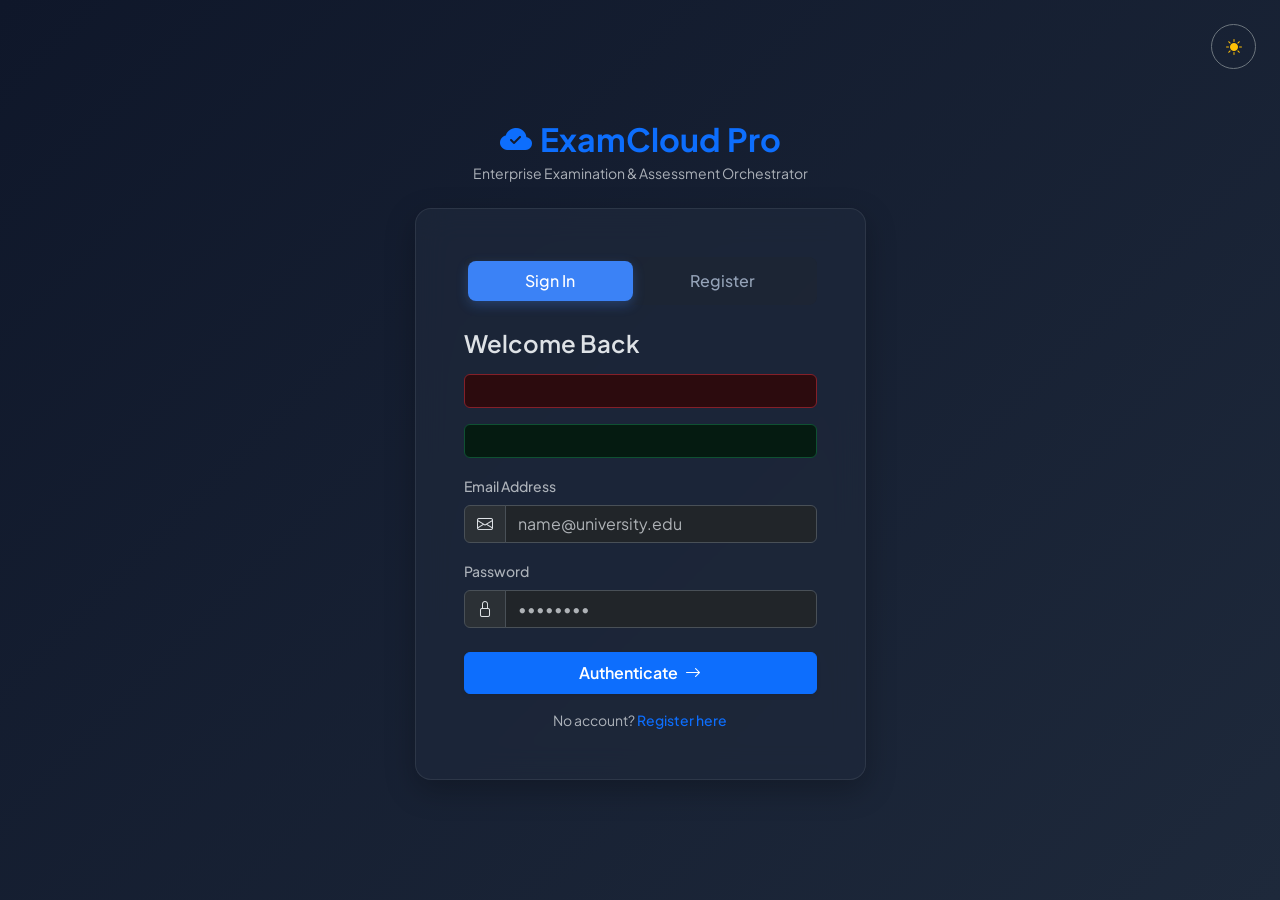
<file: QuestionBank/src/main/resources/templates/index.html>
<!DOCTYPE html>
<html lang="en" data-bs-theme="dark" xmlns:th="http://www.thymeleaf.org">
<head>
    <meta charset="UTF-8">
    <meta name="viewport" content="width=device-width, initial-scale=1.0">
    <title>ExamCloud Pro - Authentication Gateway</title>
    <link href="https://cdn.jsdelivr.net/npm/bootstrap@5.3.3/dist/css/bootstrap.min.css" rel="stylesheet">
    <link href="https://fonts.googleapis.com/css2?family=Plus+Jakarta+Sans:wght@300;400;500;600;700&display=swap" rel="stylesheet">
    <link rel="stylesheet" href="https://cdn.jsdelivr.net/npm/bootstrap-icons@1.11.3/font/bootstrap-icons.min.css">
    <link rel="stylesheet" th:href="@{/css/style.css}">
    <style>
        body {
            font-family: 'Plus Jakarta Sans', sans-serif;
            background: linear-gradient(135deg, #0f172a 0%, #1e293b 100%);
            min-height: 100vh;
            display: flex;
            align-items: center;
            justify-content: center;
        }
        .glass-card {
            background: rgba(30, 41, 59, 0.7);
            backdrop-filter: blur(16px);
            border: 1px solid rgba(255, 255, 255, 0.08);
            border-radius: 16px;
            box-shadow: 0 10px 30px rgba(0, 0, 0, 0.25);
        }
        [data-bs-theme="light"] .glass-card {
            background: rgba(255, 255, 255, 0.85);
            border: 1px solid rgba(0, 0, 0, 0.06);
            box-shadow: 0 10px 30px rgba(0, 0, 0, 0.08);
        }
        [data-bs-theme="light"] body {
            background: linear-gradient(135deg, #f8fafc 0%, #e2e8f0 100%);
        }
        .nav-pills .nav-link {
            color: #94a3b8;
            font-weight: 500;
            border-radius: 8px;
            transition: all 0.3s ease;
        }
        .nav-pills .nav-link.active {
            background-color: #3b82f6;
            color: white;
            box-shadow: 0 4px 12px rgba(59, 130, 246, 0.3);
        }
        .theme-btn {
            width: 45px;
            height: 45px;
            border-radius: 50%;
        }
    </style>
</head>
<body>

    <!-- ── Hidden flag: tells JS which tab to open ───────────────── -->
    <!-- "register" if registerError or registerSuccess is present, else "login" -->
    <input type="hidden" id="activeTab"
           th:value="${registerError != null or registerSuccess != null} ? 'register' : 'login'">

    <!-- Theme Toggle -->
    <button class="btn btn-outline-secondary position-absolute top-0 end-0 m-4 theme-btn"
            onclick="toggleTheme()" aria-label="Toggle Theme">
        <i class="bi bi-brightness-high-fill text-warning" id="theme-icon-light"></i>
        <i class="bi bi-moon-stars-fill text-primary d-none"  id="theme-icon-dark"></i>
    </button>

    <div class="container py-5">
        <div class="row justify-content-center">
            <div class="col-12 col-sm-10 col-md-8 col-lg-5">

                <!-- Brand -->
                <div class="text-center mb-4">
                    <h1 class="h2 fw-bold text-primary mb-1">
                        <i class="bi bi-cloud-check-fill me-2"></i>ExamCloud Pro
                    </h1>
                    <p class="text-muted small">Enterprise Examination &amp; Assessment Orchestrator</p>
                </div>

                <div class="glass-card p-4 p-sm-5">

                    <!-- Tabs -->
                    <ul class="nav nav-pills nav-fill mb-4 p-1 bg-dark bg-opacity-25 rounded-3"
                        id="auth-tab" role="tablist">
                        <li class="nav-item" role="presentation">
                            <button class="nav-link active" id="login-tab"
                                    data-bs-toggle="pill"
                                    data-bs-target="#login-pane"
                                    type="button" role="tab"
                                    aria-controls="login-pane" aria-selected="true">
                                Sign In
                            </button>
                        </li>
                        <li class="nav-item" role="presentation">
                            <button class="nav-link" id="register-tab"
                                    data-bs-toggle="pill"
                                    data-bs-target="#register-pane"
                                    type="button" role="tab"
                                    aria-controls="register-pane" aria-selected="false">
                                Register
                            </button>
                        </li>
                    </ul>

                    <div class="tab-content" id="auth-tabContent">

                        <!-- ── Login Tab ───────────────────────────────────── -->
                        <div class="tab-pane fade show active" id="login-pane"
                             role="tabpanel" aria-labelledby="login-tab">
                            <h3 class="h4 fw-semibold mb-3">Welcome Back</h3>

                            <div class="alert alert-danger"
                                 th:if="${loginError}" th:text="${loginError}"></div>
                            <div class="alert alert-success"
                                 th:if="${loginSuccess}" th:text="${loginSuccess}"></div>

                            <form th:action="@{/auth/login}" method="POST">
                                <div class="mb-3">
                                    <label class="form-label text-muted small fw-medium">Email Address</label>
                                    <div class="input-group">
                                        <span class="input-group-text"><i class="bi bi-envelope"></i></span>
                                        <input type="email" name="email" class="form-control"
                                               placeholder="name@university.edu" required>
                                    </div>
                                </div>
                                <div class="mb-4">
                                    <label class="form-label text-muted small fw-medium">Password</label>
                                    <div class="input-group">
                                        <span class="input-group-text"><i class="bi bi-lock"></i></span>
                                        <input type="password" name="password" class="form-control"
                                               placeholder="••••••••" required>
                                    </div>
                                </div>
                                <button type="submit"
                                        class="btn btn-primary w-100 py-2 fw-semibold shadow-sm">
                                    Authenticate <i class="bi bi-arrow-right ms-1"></i>
                                </button>
                            </form>

                            <p class="text-center text-muted small mt-3 mb-0">
                                No account?
                                <a href="#" onclick="switchTab('register')"
                                   class="text-primary fw-medium text-decoration-none">Register here</a>
                            </p>
                        </div>

                        <!-- ── Register Tab ────────────────────────────────── -->
                        <div class="tab-pane fade" id="register-pane"
                             role="tabpanel" aria-labelledby="register-tab">
                            <h3 class="h4 fw-semibold mb-3">Create Account</h3>

                            <div class="alert alert-danger"
                                 th:if="${registerError}" th:text="${registerError}"></div>
                            <div class="alert alert-success"
                                 th:if="${registerSuccess}" th:text="${registerSuccess}"></div>

                            <form th:action="@{/auth/register}" method="POST">
                                <div class="mb-3">
                                    <label class="form-label text-muted small fw-medium">Full Name</label>
                                    <div class="input-group">
                                        <span class="input-group-text"><i class="bi bi-person"></i></span>
                                        <input type="text" name="name" class="form-control"
                                               placeholder="John Doe" required>
                                    </div>
                                </div>
                                <div class="mb-3">
                                    <label class="form-label text-muted small fw-medium">Email Address</label>
                                    <div class="input-group">
                                        <span class="input-group-text"><i class="bi bi-envelope"></i></span>
                                        <input type="email" name="email" class="form-control"
                                               placeholder="name@university.edu" required>
                                    </div>
                                </div>
                                <div class="mb-3">
                                    <label class="form-label text-muted small fw-medium">Password</label>
                                    <div class="input-group">
                                        <span class="input-group-text"><i class="bi bi-lock"></i></span>
                                        <input type="password" name="password" class="form-control"
                                               placeholder="••••••••" required>
                                    </div>
                                </div>
                                <div class="mb-4">
                                    <label class="form-label text-muted small fw-medium">System Role</label>
                                    <div class="input-group">
                                        <span class="input-group-text"><i class="bi bi-shield-lock"></i></span>
                                        <select class="form-select" name="role">
                                            <option value="STUDENT">Student Scholar</option>
                                            <option value="FACULTY">Faculty Instructor</option>
                                            <option value="ADMIN">SysAdmin Manager</option>
                                        </select>
                                    </div>
                                </div>
                                <button type="submit"
                                        class="btn btn-primary w-100 py-2 fw-semibold shadow-sm">
                                    Register Profile <i class="bi bi-check-circle ms-1"></i>
                                </button>
                            </form>

                            <p class="text-center text-muted small mt-3 mb-0">
                                Already registered?
                                <a href="#" onclick="switchTab('login')"
                                   class="text-primary fw-medium text-decoration-none">Sign in here</a>
                            </p>
                        </div>

                    </div><!-- /tab-content -->
                </div><!-- /glass-card -->
            </div>
        </div>
    </div>

    <script src="https://cdn.jsdelivr.net/npm/bootstrap@5.3.3/dist/js/bootstrap.bundle.min.js"></script>
    <script>
        /* ── Theme ─────────────────────────────────────── */
        const initTheme = () => {
            const saved = localStorage.getItem('theme') || 'dark';
            applyTheme(saved);
        };

        const toggleTheme = () => {
            const current = document.documentElement.getAttribute('data-bs-theme');
            const next = current === 'dark' ? 'light' : 'dark';
            localStorage.setItem('theme', next);
            applyTheme(next);
        };

        const applyTheme = (theme) => {
            document.documentElement.setAttribute('data-bs-theme', theme);
            document.getElementById('theme-icon-light').classList.toggle('d-none', theme !== 'dark');
            document.getElementById('theme-icon-dark').classList.toggle('d-none', theme !== 'light');
        };

        /* ── Tab switching helper ──────────────────────── */
        const switchTab = (which) => {
            const target = document.querySelector(
                `#auth-tab button[data-bs-target="#${which}-pane"]`
            );
            if (target) bootstrap.Tab.getOrCreateInstance(target).show();
        };

        /* ── On load ───────────────────────────────────── */
        window.addEventListener('DOMContentLoaded', () => {
            initTheme();

            // Read the flag set by Thymeleaf
            const activeTab = document.getElementById('activeTab').value;
            if (activeTab === 'register') {
                switchTab('register');
            }
        });
    </script>
</body>
</html>
</file>
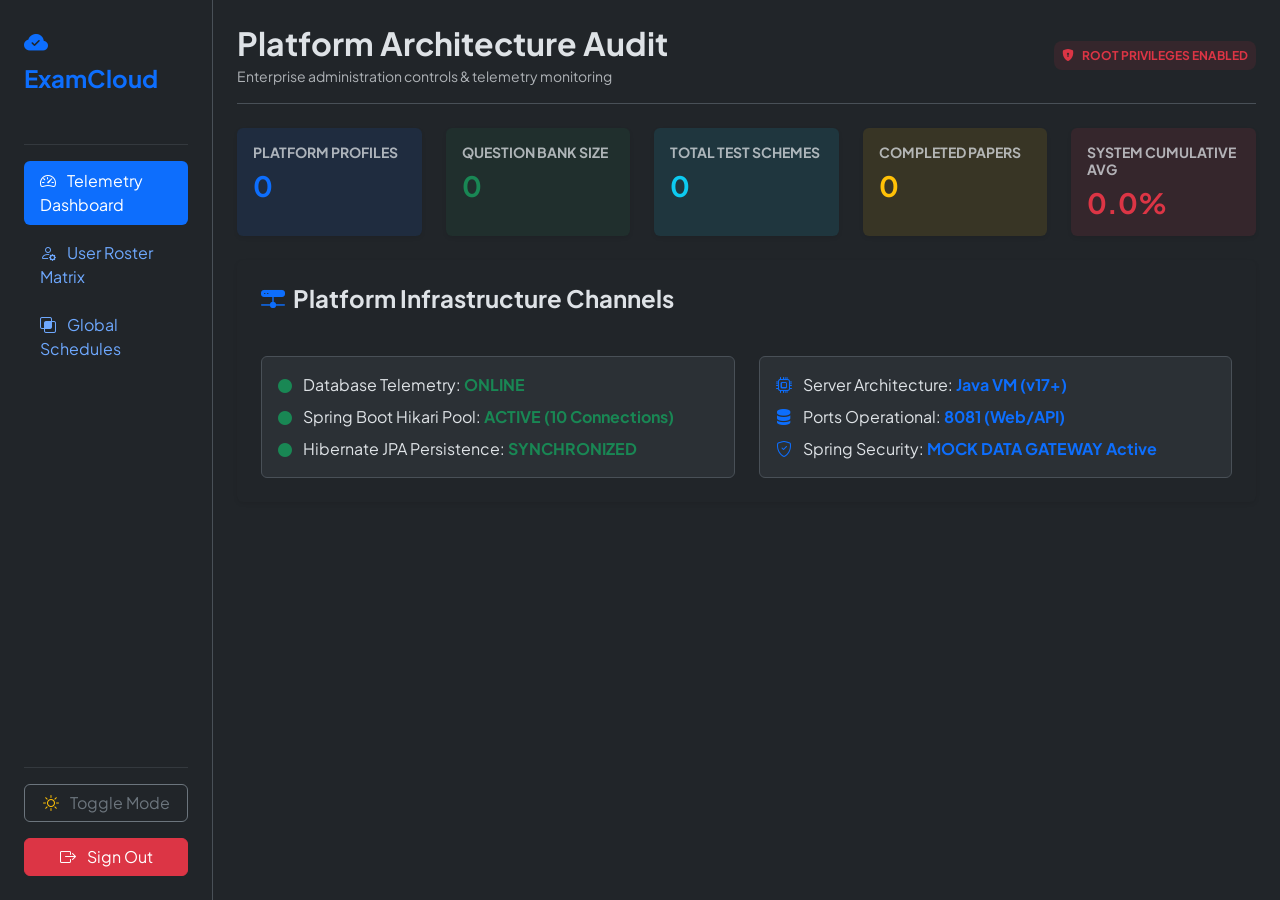
<file: QuestionBank/src/main/resources/templates/admin-dashboard.html>
<!DOCTYPE html>
<html lang="en" data-bs-theme="dark" xmlns:th="http://www.thymeleaf.org">
<head>
    <meta charset="UTF-8">
    <meta name="viewport" content="width=device-width, initial-scale=1.0">
    <title>Platform Audit Control Console - ExamCloud Pro</title>
    <link href="https://cdn.jsdelivr.net/npm/bootstrap@5.3.3/dist/css/bootstrap.min.css" rel="stylesheet">
    <link href="https://fonts.googleapis.com/css2?family=Plus+Jakarta+Sans:wght@300;400;500;600;700&display=swap" rel="stylesheet">
    <link rel="stylesheet" href="https://cdn.jsdelivr.net/npm/bootstrap-icons@1.11.3/font/bootstrap-icons.min.css">
    <link rel="stylesheet" th:href="@{/css/style.css}">
    <style>
        body {
            font-family: 'Plus Jakarta Sans', sans-serif;
        }
        .sidebar {
            min-height: 100vh;
            background-color: var(--bs-body-bg);
            border-right: 1px solid var(--bs-border-color);
        }
    </style>
</head>
<body>

<div class="container-fluid">
    <div class="row">
        <!-- Sidebar Navigation -->
        <aside class="col-12 col-md-3 col-xl-2 px-sm-2 px-0 sidebar d-flex flex-column">
            <div class="d-flex flex-column align-items-center align-items-sm-start px-3 pt-4 text-white min-vh-100 w-100">
                <a href="#" class="d-flex align-items-center pb-3 mb-md-3 me-md-auto text-decoration-none">
                    <span class="fs-4 fw-bold text-primary"><i class="bi bi-cloud-check-fill me-2"></i>ExamCloud</span>
                </a>
                <hr class="w-100 text-secondary">
                <ul class="nav nav-pills flex-column mb-auto w-100" id="menu">
                    <li class="nav-item mb-2">
                        <!-- FIX 1: Use href="javascript:void(0)" or e.preventDefault() to stop page jump on click -->
                        <a href="javascript:void(0)" class="nav-link active align-middle px-3 py-2" id="tab-overview-btn" onclick="switchTab('overview')">
                            <i class="bi bi-speedometer2 me-2"></i> <span>Telemetry Dashboard</span>
                        </a>
                    </li>
                    <li class="nav-item mb-2">
                        <a href="javascript:void(0)" class="nav-link align-middle px-3 py-2" id="tab-user-mgmt-btn" onclick="switchTab('user-mgmt')">
                            <i class="bi bi-person-gear me-2"></i> <span>User Roster Matrix</span>
                        </a>
                    </li>
                    <li class="nav-item mb-2">
                        <a href="javascript:void(0)" class="nav-link align-middle px-3 py-2" id="tab-global-tests-btn" onclick="switchTab('global-tests')">
                            <i class="bi bi-intersect me-2"></i> <span>Global Schedules</span>
                        </a>
                    </li>
                </ul>
                <hr class="w-100 text-secondary">

                <!-- Bottom Global Configs -->
                <div class="w-100 pb-4">
                    <button class="btn btn-outline-secondary w-100 mb-3" onclick="toggleTheme()">
                        <i class="bi bi-brightness-high text-warning me-2"></i> <span>Toggle Mode</span>
                    </button>
                    <a th:href="@{/auth/logout}" class="btn btn-danger w-100">
                        <i class="bi bi-box-arrow-right me-2"></i> Sign Out
                    </a>
                </div>
            </div>
        </aside>

        <!-- Main Workspace -->
        <main class="col-12 col-md-9 col-xl-10 py-4 px-4">
            <!-- Workspace Header -->
            <header class="d-flex flex-column flex-sm-row justify-content-between align-items-start align-items-sm-center border-bottom pb-3 mb-4 gap-2">
                <div>
                    <h1 class="h2 fw-bold mb-1" th:text="${admin.name} + ' - SysAdmin Engine'">Platform Architecture Audit</h1>
                    <p class="text-muted small mb-0">Enterprise administration controls &amp; telemetry monitoring</p>
                </div>
                <div class="badge bg-danger bg-opacity-10 text-danger p-2 rounded-3 d-flex align-items-center">
                    <i class="bi bi-shield-lock-fill me-2"></i> ROOT PRIVILEGES ENABLED
                </div>
            </header>

            <!-- Metrics Telemetry Grid -->
            <!-- FIX 2: Removed invalid col-lg-2.4 class; use flex-fill with equal columns via row-cols -->
            <div class="row row-cols-1 row-cols-sm-2 row-cols-lg-5 g-4 mb-4">
                <div class="col">
                    <div class="card h-100 p-3 shadow-sm border-0 bg-primary bg-opacity-10 text-primary">
                        <h6 class="text-uppercase text-muted small fw-bold">Platform Profiles</h6>
                        <h3 class="fw-bold mb-0" th:text="${totalUsers}">0</h3>
                    </div>
                </div>
                <div class="col">
                    <div class="card h-100 p-3 shadow-sm border-0 bg-success bg-opacity-10 text-success">
                        <h6 class="text-uppercase text-muted small fw-bold">Question Bank Size</h6>
                        <h3 class="fw-bold mb-0" th:text="${totalQuestions}">0</h3>
                    </div>
                </div>
                <div class="col">
                    <div class="card h-100 p-3 shadow-sm border-0 bg-info bg-opacity-10 text-info">
                        <h6 class="text-uppercase text-muted small fw-bold">Total Test Schemes</h6>
                        <h3 class="fw-bold mb-0" th:text="${totalTests}">0</h3>
                    </div>
                </div>
                <div class="col">
                    <div class="card h-100 p-3 shadow-sm border-0 bg-warning bg-opacity-10 text-warning">
                        <h6 class="text-uppercase text-muted small fw-bold">Completed Papers</h6>
                        <h3 class="fw-bold mb-0" th:text="${completedTests}">0</h3>
                    </div>
                </div>
                <div class="col">
                    <div class="card h-100 p-3 shadow-sm border-0 bg-danger bg-opacity-10 text-danger">
                        <h6 class="text-uppercase text-muted small fw-bold">System Cumulative Avg</h6>
                        <h3 class="fw-bold mb-0" th:text="${averageScore} + '%'">0.0%</h3>
                    </div>
                </div>
            </div>

            <!-- Panel 1: Infrastructure Overview Telemetry -->
            <section id="panel-overview">
                <div class="card shadow-sm border-0 p-4 mb-4">
                    <h4 class="fw-bold mb-3"><i class="bi bi-hdd-network-fill text-primary me-2"></i>Platform Infrastructure Channels</h4>
                    <div class="row g-4 mt-1">
                        <div class="col-12 col-md-6">
                            <div class="border rounded p-3 bg-body-tertiary">
                                <p class="mb-2"><i class="bi bi-circle-fill text-success me-2 small"></i> Database Telemetry: <strong class="text-success">ONLINE</strong></p>
                                <p class="mb-2"><i class="bi bi-circle-fill text-success me-2 small"></i> Spring Boot Hikari Pool: <strong class="text-success">ACTIVE (10 Connections)</strong></p>
                                <p class="mb-0"><i class="bi bi-circle-fill text-success me-2 small"></i> Hibernate JPA Persistence: <strong class="text-success">SYNCHRONIZED</strong></p>
                            </div>
                        </div>
                        <div class="col-12 col-md-6">
                            <div class="border rounded p-3 bg-body-tertiary">
                                <p class="mb-2"><i class="bi bi-cpu me-2 text-primary"></i> Server Architecture: <strong class="text-primary">Java VM (v17+)</strong></p>
                                <p class="mb-2"><i class="bi bi-server me-2 text-primary"></i> Ports Operational: <strong class="text-primary">8081 (Web/API)</strong></p>
                                <p class="mb-0"><i class="bi bi-shield-check me-2 text-primary"></i> Spring Security: <strong class="text-primary">MOCK DATA GATEWAY Active</strong></p>
                            </div>
                        </div>
                    </div>
                </div>
            </section>

            <!-- Panel 2: User Account Matrix (CRUD) -->
            <section id="panel-user-mgmt" class="d-none">
                <div class="card shadow-sm border-0 p-4">
                    <div class="d-flex justify-content-between align-items-center mb-3 flex-wrap gap-2">
                        <h4 class="fw-bold mb-0"><i class="bi bi-person-lines-fill text-success me-2"></i>System Accounts Roster Ecosystem</h4>
                        <button class="btn btn-primary rounded-pill btn-sm px-3" onclick="openUserModal(false)"><i class="bi bi-person-plus-fill me-2"></i>Create New Account</button>
                    </div>

                    <!-- Search and Filter Panel -->
                    <div class="row g-2 mb-3">
                        <div class="col-12 col-md-6">
                            <div class="input-group input-group-sm">
                                <span class="input-group-text"><i class="bi bi-search"></i></span>
                                <input type="text" class="form-control" id="user-search-input" placeholder="Search by name or email..." oninput="filterUserMatrix()">
                            </div>
                        </div>
                        <div class="col-6 col-md-3">
                            <select class="form-select form-select-sm" id="user-role-filter" onchange="filterUserMatrix()">
                                <option value="ALL">All Roles</option>
                                <option value="STUDENT">Student Scholar</option>
                                <option value="FACULTY">Faculty Instructor</option>
                                <option value="ADMIN">System Admin</option>
                            </select>
                        </div>
                        <div class="col-6 col-md-3">
                            <select class="form-select form-select-sm" id="user-status-filter" onchange="filterUserMatrix()">
                                <option value="ALL">All Statuses</option>
                                <option value="ACTIVE">Active Only</option>
                                <option value="INACTIVE">Deactivated Only</option>
                            </select>
                        </div>
                    </div>

                    <div class="table-responsive">
                        <table class="table align-middle" id="user-mgmt-table">
                            <thead>
                                <tr>
                                    <th>ID</th>
                                    <th>Full Name</th>
                                    <th>Email Address</th>
                                    <th>Role Privilege</th>
                                    <th>Account Status</th>
                                    <th>Action Control Matrix</th>
                                </tr>
                            </thead>
                            <tbody>
                                <!-- Loaded dynamically via JavaScript -->
                            </tbody>
                        </table>
                    </div>
                </div>
            </section>

            <!-- Panel 3: Global Test Schedules -->
            <section id="panel-global-tests" class="d-none">
                <div class="card shadow-sm border-0 p-4">
                    <h4 class="fw-bold mb-3"><i class="bi bi-intersect text-info me-2"></i>Global Active Scheduled Assessments</h4>
                    <div class="table-responsive">
                        <table class="table align-middle" id="global-tests-table">
                            <thead>
                                <tr>
                                    <th>Assessment ID</th>
                                    <th>Title &amp; Details</th>
                                    <th>Point Value</th>
                                    <th>Duration Window</th>
                                    <th>Instructed By</th>
                                    <th>Action Control Matrix</th>
                                </tr>
                            </thead>
                            <tbody>
                                <tr th:if="${tests.isEmpty()}">
                                    <td colspan="6" class="text-center py-4 text-muted">No scheduled assessments found.</td>
                                </tr>
                                <tr th:each="t : ${tests}">
                                    <td th:text="${t.id}">0</td>
                                    <td>
                                        <strong th:text="${t.title}">Mock Exam</strong>
                                        <div class="text-muted small" th:text="${t.questions.iterator().next()?.subject ?: 'General'}">Subject</div>
                                    </td>
                                    <td th:text="${t.totalMarks} + ' Points'">10 Points</td>
                                    <td th:text="${t.duration} + ' Mins'">30 Mins</td>
                                    <td><strong th:text="${t.faculty.name}">Faculty</strong> (<span th:text="${t.faculty.department}">CS</span>)</td>
                                    <td>
                                        <div class="d-flex gap-1">
                                            <!-- FIX 3: btn-group + gap-1 conflict; use d-flex gap-1 instead -->
                                            <button class="btn btn-sm btn-outline-primary rounded" title="Preview Test Schema" th:onclick="'previewScheduledTest(' + ${t.id} + ')'"><i class="bi bi-eye-fill"></i></button>
                                            <button class="btn btn-sm btn-outline-success rounded" title="Performance Analysis" th:onclick="'viewTestAnalysis(' + ${t.id} + ')'"><i class="bi bi-graph-up"></i></button>
                                            <form th:action="@{/admin/delete-test}" method="POST" class="d-inline">
                                                <input type="hidden" name="testId" th:value="${t.id}">
                                                <button type="submit" class="btn btn-sm btn-outline-danger rounded" title="Revoke Assessment" onclick="return confirm('Purge this scheduled test?')"><i class="bi bi-trash-fill"></i></button>
                                            </form>
                                        </div>
                                    </td>
                                </tr>
                            </tbody>
                        </table>
                    </div>
                </div>
            </section>
        </main>
    </div>
</div>

<!-- Modal: User Account Formulation Form (Add / Edit) -->
<div class="modal fade" id="userModal" tabindex="-1" aria-hidden="true">
    <div class="modal-dialog modal-dialog-centered">
        <div class="modal-content border-0 shadow">
            <div class="modal-header bg-primary text-white">
                <h5 class="modal-title fw-bold" id="userModalTitle"><i class="bi bi-person-plus-fill me-2"></i>Add Platform Profile</h5>
                <button type="button" class="btn-close btn-close-white" data-bs-dismiss="modal" aria-label="Close"></button>
            </div>
            <form th:action="@{/admin/create-user}" method="POST" id="user-submit-form">
                <div class="modal-body p-4">
                    <input type="hidden" name="id" id="user-id-field">

                    <div class="mb-3">
                        <label class="form-label text-muted small fw-medium">Full Name</label>
                        <input type="text" class="form-control" name="name" id="user-name" required placeholder="Dr. Aris Vance">
                    </div>
                    <div class="mb-3">
                        <label class="form-label text-muted small fw-medium">Email Address</label>
                        <input type="email" class="form-control" name="email" id="user-email" required placeholder="vance@university.edu">
                    </div>
                    <div class="mb-3" id="password-group">
                        <label class="form-label text-muted small fw-medium">Security Password</label>
                        <input type="password" class="form-control" name="password" id="user-password" placeholder="••••••••">
                        <div class="form-text text-muted small" id="password-help">For security safety, please establish a strong password.</div>
                    </div>
                    <div class="mb-3">
                        <label class="form-label text-muted small fw-medium">System Role Access</label>
                        <select class="form-select" name="role" id="user-role" onchange="toggleFacultyFields()">
                            <option value="STUDENT">Student Scholar</option>
                            <option value="FACULTY">Faculty Instructor</option>
                            <option value="ADMIN">SysAdmin Manager</option>
                        </select>
                    </div>

                    <!-- Additional Faculty fields -->
                    <div class="row g-2 mb-3 d-none" id="faculty-fields">
                        <div class="col-6">
                            <label class="form-label text-muted small fw-medium">Department</label>
                            <input type="text" class="form-control" name="department" id="user-dept" placeholder="Computer Science" value="Computer Science">
                        </div>
                        <div class="col-6">
                            <label class="form-label text-muted small fw-medium">Specialization</label>
                            <input type="text" class="form-control" name="specialization" id="user-special" placeholder="Algorithms" value="General">
                        </div>
                    </div>
                </div>
                <div class="modal-footer">
                    <button type="button" class="btn btn-secondary" data-bs-dismiss="modal">Cancel</button>
                    <button type="submit" class="btn btn-primary px-4 fw-semibold" id="modal-submit-btn">Save Profile</button>
                </div>
            </form>
        </div>
    </div>
</div>

<!-- Modal: Test Preview Modal -->
<div class="modal fade" id="previewModal" tabindex="-1" aria-hidden="true">
    <div class="modal-dialog modal-dialog-centered modal-lg modal-dialog-scrollable">
        <div class="modal-content border-0 shadow">
            <div class="modal-header bg-primary text-white">
                <h5 class="modal-title fw-bold" id="previewModalTitle"><i class="bi bi-eye-fill me-2"></i>Assessment Preview</h5>
                <button type="button" class="btn-close btn-close-white" data-bs-dismiss="modal" aria-label="Close"></button>
            </div>
            <div class="modal-body p-4" id="previewModalBody">
                <!-- Loaded dynamically -->
            </div>
            <div class="modal-footer">
                <button type="button" class="btn btn-secondary" data-bs-dismiss="modal">Close Preview</button>
            </div>
        </div>
    </div>
</div>

<!-- Modal: Test Analysis Report Modal -->
<div class="modal fade" id="analysisModal" tabindex="-1" aria-hidden="true">
    <div class="modal-dialog modal-dialog-centered modal-xl modal-dialog-scrollable">
        <div class="modal-content border-0 shadow">
            <div class="modal-header bg-success text-white">
                <h5 class="modal-title fw-bold" id="analysisModalTitle"><i class="bi bi-graph-up me-2"></i>Performance Analysis &amp; Telemetry</h5>
                <button type="button" class="btn-close btn-close-white" data-bs-dismiss="modal" aria-label="Close"></button>
            </div>
            <div class="modal-body p-4" id="analysisModalBody">
                <!-- Loaded dynamically -->
            </div>
            <div class="modal-footer">
                <button type="button" class="btn btn-secondary" data-bs-dismiss="modal">Dismiss Report</button>
            </div>
        </div>
    </div>
</div>

<!-- Bootstrap 5 JS Bundle -->
<script src="https://cdn.jsdelivr.net/npm/bootstrap@5.3.3/dist/js/bootstrap.bundle.min.js"></script>

<!-- FIX 4: Correct Thymeleaf inline JS syntax — use /*[[${var}]]*/ with a JS fallback -->
<script th:inline="javascript">
    /*<![CDATA[*/
    const usersList = /*[[${users}]]*/ [];
    const testsList = /*[[${tests}]]*/ [];
    const testAnalysisData = /*[[${testAnalysis}]]*/ {};
    /*]]>*/
</script>

<script>
    // Theme switching
    const initTheme = () => {
        const savedTheme = localStorage.getItem('theme') || 'dark';
        document.documentElement.setAttribute('data-bs-theme', savedTheme);
    };

    const toggleTheme = () => {
        const currentTheme = document.documentElement.getAttribute('data-bs-theme');
        const newTheme = currentTheme === 'dark' ? 'light' : 'dark';
        document.documentElement.setAttribute('data-bs-theme', newTheme);
        localStorage.setItem('theme', newTheme);
    };

    window.addEventListener('DOMContentLoaded', () => {
        initTheme();
        loadUserMatrix();
    });

    // Navigation Tab Switching
    const switchTab = (tabName) => {
        const tabs = ['overview', 'user-mgmt', 'global-tests'];
        tabs.forEach(t => {
            document.getElementById(`panel-${t}`).classList.add('d-none');
            document.getElementById(`tab-${t}-btn`).classList.remove('active');
        });
        document.getElementById(`panel-${tabName}`).classList.remove('d-none');
        document.getElementById(`tab-${tabName}-btn`).classList.add('active');
    };

    // User CRUD Module
    function loadUserMatrix() {
        filterUserMatrix();
    }

    function filterUserMatrix() {
        const query = document.getElementById('user-search-input').value.toLowerCase().trim();
        const role = document.getElementById('user-role-filter').value;
        const status = document.getElementById('user-status-filter').value;

        const filtered = usersList.filter(user => {
            const nameMatch = user.name && user.name.toLowerCase().includes(query);
            const emailMatch = user.email && user.email.toLowerCase().includes(query);
            const searchMatch = query === '' || nameMatch || emailMatch;
            const roleMatch = role === 'ALL' || (user.role && user.role.toUpperCase() === role);

            let statusMatch = true;
            if (status === 'ACTIVE') statusMatch = user.active === true;
            if (status === 'INACTIVE') statusMatch = user.active === false;

            return searchMatch && roleMatch && statusMatch;
        });

        renderUserMatrix(filtered);
    }

    function renderUserMatrix(data) {
        const tbody = document.querySelector('#user-mgmt-table tbody');
        tbody.innerHTML = '';

        if (data.length === 0) {
            tbody.innerHTML = `<tr><td colspan="6" class="text-center py-4 text-muted">No matching platform user profiles found.</td></tr>`;
        } else {
            data.forEach((user) => {
                const index = usersList.findIndex(u => u.id === user.id);
                const statusClass = user.active ? 'bg-success-subtle text-success' : 'bg-danger-subtle text-danger';
                const statusText = user.active ? 'Active' : 'Deactivated';
                const activeToggleIcon = user.active ? 'bi-shield-slash' : 'bi-shield-check';
                const activeToggleTitle = user.active ? 'Deactivate' : 'Activate';
                const roleColor = user.role === 'ADMIN' ? 'text-danger fw-bold' : (user.role === 'FACULTY' ? 'text-primary fw-bold' : 'text-muted fw-bold');

                tbody.innerHTML += `<tr>
                    <td>${user.id}</td>
                    <td><strong>${user.name}</strong></td>
                    <td>${user.email}</td>
                    <td><span class="${roleColor}">${user.role}</span></td>
                    <td><span class="badge ${statusClass} rounded-pill">${statusText}</span></td>
                    <td>
                        <div class="d-flex gap-1">
                            <button class="btn btn-sm btn-outline-warning rounded" title="Edit Profile" onclick="openUserModal(true, ${index})"><i class="bi bi-pencil-fill"></i></button>

                            <form action="/admin/delete-user" method="POST" class="d-inline" onsubmit="return confirm('Purge user account permanently?')">
                                <input type="hidden" name="id" value="${user.id}">
                                <button type="submit" class="btn btn-sm btn-outline-danger rounded" title="Delete Profile"><i class="bi bi-trash-fill"></i></button>
                            </form>

                            <form action="/admin/toggle-user-status" method="POST" class="d-inline">
                                <input type="hidden" name="id" value="${user.id}">
                                <button type="submit" class="btn btn-sm btn-outline-secondary rounded" title="${activeToggleTitle}"><i class="bi ${activeToggleIcon}"></i></button>
                            </form>
                        </div>
                    </td>
                </tr>`;
            });
        }
    }

    function toggleFacultyFields() {
        const role = document.getElementById('user-role').value;
        const facultyFields = document.getElementById('faculty-fields');
        facultyFields.classList.toggle('d-none', role !== 'FACULTY');
    }

    function openUserModal(edit = false, index = null) {
        document.getElementById('user-submit-form').reset();
        document.getElementById('faculty-fields').classList.add('d-none');

        const titleEl = document.getElementById('userModalTitle');
        const passHelp = document.getElementById('password-help');
        const passInput = document.getElementById('user-password');
        const formEl = document.getElementById('user-submit-form');

        if (edit && index !== null) {
            const user = usersList[index];
            formEl.setAttribute('action', '/admin/update-user');
            titleEl.innerHTML = `<i class="bi bi-pencil-square me-2"></i>Edit Platform Profile`;
            document.getElementById('user-id-field').value = user.id;
            document.getElementById('user-name').value = user.name;
            document.getElementById('user-email').value = user.email;
            document.getElementById('user-role').value = user.role;

            passInput.required = false;
            passHelp.innerText = 'Leave empty to keep existing password.';

            if (user.role === 'FACULTY') {
                document.getElementById('faculty-fields').classList.remove('d-none');
                document.getElementById('user-dept').value = user.department || 'Computer Science';
                document.getElementById('user-special').value = user.specialization || 'General';
            }
        } else {
            formEl.setAttribute('action', '/admin/create-user');
            titleEl.innerHTML = `<i class="bi bi-person-plus-fill me-2"></i>Add Platform Profile`;
            document.getElementById('user-id-field').value = '';
            passInput.required = true;
            passHelp.innerText = 'Please set a secure password.';
        }

        bootstrap.Modal.getOrCreateInstance(document.getElementById('userModal')).show();
    }

    // Preview Test Schema
    function previewScheduledTest(id) {
        const test = testsList.find(t => t.id === id);
        const body = document.getElementById('previewModalBody');

        if (!test) {
            body.innerHTML = '<div class="alert alert-danger">Assessment details not found.</div>';
            bootstrap.Modal.getOrCreateInstance(document.getElementById('previewModal')).show();
            return;
        }

        let questionsHtml = '';
        if (!test.questions || test.questions.length === 0) {
            questionsHtml = '<div class="alert alert-warning">No questions assigned.</div>';
        } else {
            test.questions.forEach((q, idx) => {
                let optionsHtml = '';
                if (q.options && q.options.length > 0) {
                    optionsHtml = '<div class="row g-2 mt-1">';
                    q.options.forEach(opt => {
                        const correctIcon = opt.correct ? '<i class="bi bi-check-circle-fill text-success me-2"></i>' : '<i class="bi bi-circle text-muted me-2"></i>';
                        const correctClass = opt.correct ? 'border-success bg-success bg-opacity-10' : '';
                        optionsHtml += `
                            <div class="col-12 col-md-6">
                                <div class="p-2 border rounded d-flex align-items-center ${correctClass}">
                                    ${correctIcon} <span class="small">${opt.optionText}</span>
                                </div>
                            </div>`;
                    });
                    optionsHtml += '</div>';
                }

                questionsHtml += `
                    <div class="card p-3 mb-3 border-0 bg-body-tertiary">
                        <div class="d-flex justify-content-between mb-2">
                            <span class="badge bg-primary">Question ${idx + 1}</span>
                            <span class="badge bg-success">${q.marks} Marks</span>
                        </div>
                        <div class="fw-semibold text-body mb-2">${q.question}</div>
                        ${optionsHtml}
                    </div>`;
            });
        }

        body.innerHTML = `
            <div class="mb-4 pb-3 border-bottom">
                <h4 class="fw-bold text-primary mb-1">${test.title}</h4>
                <div class="row g-3 mt-2">
                    <div class="col-4"><div class="p-2 border rounded text-center"><strong>Duration:</strong> ${test.duration} Mins</div></div>
                    <div class="col-4"><div class="p-2 border rounded text-center"><strong>Marks:</strong> ${test.totalMarks} Pts</div></div>
                    <div class="col-4"><div class="p-2 border rounded text-center"><strong>Questions:</strong> ${test.questions ? test.questions.length : 0}</div></div>
                </div>
            </div>
            ${questionsHtml}`;

        bootstrap.Modal.getOrCreateInstance(document.getElementById('previewModal')).show();
    }

    // FIX 5: testAnalysisData is a Map/Object keyed by test ID (string keys in JS),
    // so look up by String(id) to handle numeric vs string key mismatch
    function viewTestAnalysis(id) {
        const body = document.getElementById('analysisModalBody');
        const analysis = testAnalysisData[String(id)] || testAnalysisData[id];

        if (!analysis) {
            body.innerHTML = `
                <div class="text-center py-4 text-muted">
                    <h5>No submission reports or metrics calculated for this assessment.</h5>
                    <p class="mb-0">Analytics are compiled automatically when student scholars submit papers.</p>
                </div>`;
            bootstrap.Modal.getOrCreateInstance(document.getElementById('analysisModal')).show();
            return;
        }

        let rosterHtml = '';
        if (!analysis.results || analysis.results.length === 0) {
            rosterHtml = '<tr><td colspan="5" class="text-center py-4 text-muted">No submissions logged yet.</td></tr>';
        } else {
            analysis.results.forEach((r, idx) => {
                const badgeClass = r.percentage >= 50 ? 'bg-success-subtle text-success' : 'bg-danger-subtle text-danger';
                const statusText = r.percentage >= 50 ? 'PASSED' : 'FAILED';
                rosterHtml += `<tr>
                    <td>${idx + 1}</td>
                    <td><strong>${r.studentName}</strong><div class="text-muted small">${r.studentEmail}</div></td>
                    <td><strong class="text-primary">${r.score}</strong> / ${analysis.totalMarks}</td>
                    <td><span class="badge ${badgeClass} rounded-pill">${statusText} (${r.percentage}%)</span></td>
                    <td><span class="text-success"><i class="bi bi-check-circle me-1"></i>${r.correctCount}</span> | <span class="text-danger"><i class="bi bi-x-circle me-1"></i>${r.incorrectCount}</span></td>
                </tr>`;
            });
        }

        body.innerHTML = `
            <div class="row g-4 mb-4 pb-3 border-bottom">
                <div class="col-12 col-md-3"><div class="p-3 border rounded text-center"><h6>Submissions</h6><h3 class="fw-bold text-success">${analysis.completedCount}</h3></div></div>
                <div class="col-12 col-md-3"><div class="p-3 border rounded text-center"><h6>Class Average</h6><h3 class="fw-bold text-primary">${analysis.averageScore}%</h3></div></div>
                <div class="col-12 col-md-3"><div class="p-3 border rounded text-center"><h6>High Score</h6><h3 class="fw-bold text-warning">${analysis.highScore}%</h3></div></div>
                <div class="col-12 col-md-3"><div class="p-3 border rounded text-center"><h6>Low Score</h6><h3 class="fw-bold text-danger">${analysis.lowScore}%</h3></div></div>
            </div>
            <h6 class="text-uppercase text-muted fw-bold mb-3 small">Assessment Submissions Roster</h6>
            <div class="table-responsive">
                <table class="table align-middle">
                    <thead>
                        <tr>
                            <th>Rank</th>
                            <th>Scholar Name</th>
                            <th>Points</th>
                            <th>Status/Percent</th>
                            <th>Ratio (Correct / Incorrect)</th>
                        </tr>
                    </thead>
                    <tbody>${rosterHtml}</tbody>
                </table>
            </div>`;

        bootstrap.Modal.getOrCreateInstance(document.getElementById('analysisModal')).show();
    }
</script>
</body>
</html>
</file>
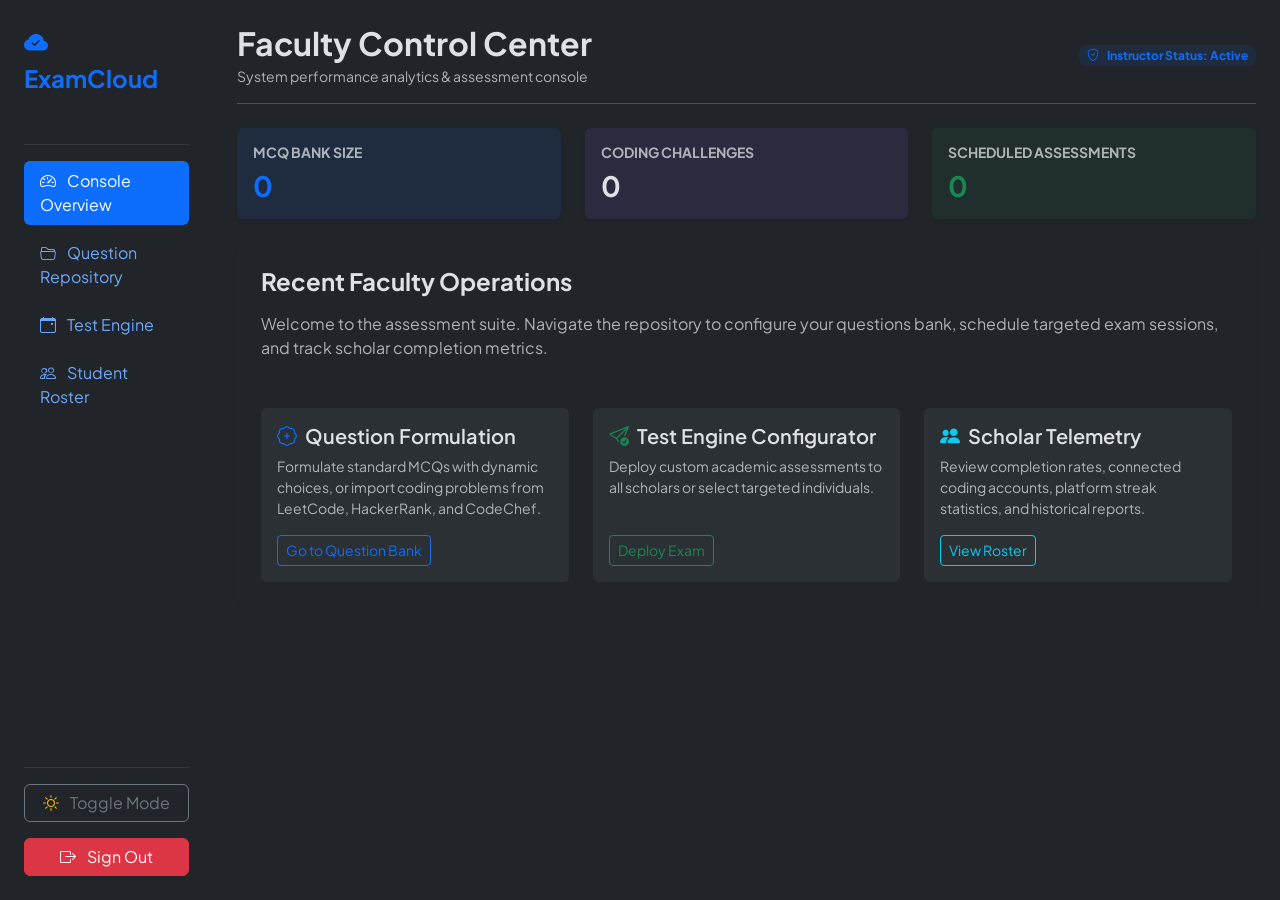
<file: QuestionBank/src/main/resources/templates/faculty-dashboard.html>
<!DOCTYPE html>
<html lang="en" data-bs-theme="dark" xmlns:th="http://www.thymeleaf.org">
<head>
    <meta charset="UTF-8">
    <meta name="viewport" content="width=device-width, initial-scale=1.0">
    <title>Faculty Management Console - ExamCloud Pro</title>
    <!-- Bootstrap 5.3 CSS -->
    <link href="https://cdn.jsdelivr.net/npm/bootstrap@5.3.3/dist/css/bootstrap.min.css" rel="stylesheet">
    <!-- Google Fonts -->
    <link href="https://fonts.googleapis.com/css2?family=Plus+Jakarta+Sans:wght@300;400;500;600;700&display=swap" rel="stylesheet">
    <!-- Bootstrap Icons -->
    <link rel="stylesheet" href="https://cdn.jsdelivr.net/npm/bootstrap-icons@1.11.3/font/bootstrap-icons.min.css">
    <link rel="stylesheet" th:href="@{/css/style.css}">
    <style>
        body {
            font-family: 'Plus Jakarta Sans', sans-serif;
        }
        .border-dashed {
            border: 2px dashed rgba(255, 255, 255, 0.15);
            border-radius: 12px;
            background: rgba(255, 255, 255, 0.02);
            transition: all 0.3s ease;
        }
        .border-dashed:hover {
            border-color: var(--accent-blue);
            background: rgba(59, 130, 246, 0.04);
        }
        .option-row {
            background-color: var(--bs-tertiary-bg);
            border: 1px solid var(--bs-border-color);
            border-radius: 8px;
            padding: 10px;
            margin-bottom: 10px;
        }
    </style>
</head>
<body>

<div class="container-fluid">
    <div class="row">
        <!-- Sidebar Navigation -->
        <aside class="col-12 col-md-3 col-xl-2 px-sm-2 px-0 sidebar d-flex flex-column">
            <div class="d-flex flex-column align-items-center align-items-sm-start px-3 pt-4 text-white min-vh-100 w-100">
                <a href="#" class="d-flex align-items-center pb-3 mb-md-3 me-md-auto text-decoration-none">
                    <span class="fs-4 fw-bold text-primary"><i class="bi bi-cloud-check-fill me-2"></i>ExamCloud</span>
                </a>
                <hr class="w-100 text-secondary">
                <ul class="nav nav-pills flex-column mb-auto w-100" id="menu">
                    <li class="nav-item mb-2">
                        <a href="#" class="nav-link active align-middle px-3 py-2.5" id="tab-overview-btn" onclick="switchTab('overview')">
                            <i class="bi bi-speedometer2 me-2"></i> <span>Console Overview</span>
                        </a>
                    </li>
                    <li class="nav-item mb-2">
                        <a href="#" class="nav-link align-middle px-3 py-2.5" id="tab-qbank-btn" onclick="switchTab('qbank')">
                            <i class="bi bi-folder2-open me-2"></i> <span>Question Repository</span>
                        </a>
                    </li>
                    <li class="nav-item mb-2">
                        <a href="#" class="nav-link align-middle px-3 py-2.5" id="tab-scheduling-btn" onclick="switchTab('scheduling')">
                            <i class="bi bi-calendar-event me-2"></i> <span>Test Engine</span>
                        </a>
                    </li>
                    <li class="nav-item mb-2">
                        <a href="#" class="nav-link align-middle px-3 py-2.5" id="tab-roster-btn" onclick="switchTab('roster')">
                            <i class="bi bi-people me-2"></i> <span>Student Roster</span>
                        </a>
                    </li>
                </ul>
                <hr class="w-100 text-secondary">
                
                <!-- Bottom Global Configs -->
                <div class="w-100 pb-4">
                    <button class="btn btn-outline-secondary w-100 mb-3" onclick="toggleTheme()">
                        <i class="bi bi-brightness-high text-warning me-2"></i> <span>Toggle Mode</span>
                    </button>
                    <a th:href="@{/auth/logout}" class="btn btn-danger w-100">
                        <i class="bi bi-box-arrow-right me-2"></i> Sign Out
                    </a>
                </div>
            </div>
        </aside>

        <!-- Main Workspace -->
        <main class="col-12 col-md-9 col-xl-10 py-4 px-4">
            <!-- Workspace Header -->
            <header class="d-flex flex-column flex-sm-row justify-content-between align-items-start align-items-sm-center border-bottom pb-3 mb-4 gap-2">
                <div>
                    <h1 class="h2 fw-bold mb-1" th:text="'Faculty: ' + ${faculty.name}">Faculty Control Center</h1>
                    <p class="text-muted small mb-0">System performance analytics & assessment console</p>
                </div>
                <div class="badge bg-primary bg-opacity-10 text-primary p-2.5 rounded-3 d-flex align-items-center">
                    <i class="bi bi-shield-check me-2"></i> Instructor Status: Active
                </div>
            </header>

            <!-- Metric KPI Strips -->
            <div class="row g-4 mb-4">
                <div class="col-12 col-sm-4">
                    <div class="card p-3 shadow-sm border-0 bg-primary bg-opacity-10 text-primary">
                        <h6 class="text-uppercase text-muted small fw-bold">MCQ Bank Size</h6>
                        <h3 class="fw-bold mb-0" th:text="${questions.size()}">0</h3>
                    </div>
                </div>
                <div class="col-12 col-sm-4">
                    <div class="card p-3 shadow-sm border-0 bg-purple bg-opacity-10 text-purple" style="color: var(--accent-purple); background-color: rgba(139, 92, 246, 0.1) !important;">
                        <h6 class="text-uppercase text-muted small fw-bold">Coding Challenges</h6>
                        <h3 class="fw-bold mb-0" th:text="${codingQuestions.size()}">0</h3>
                    </div>
                </div>
                <div class="col-12 col-sm-4">
                    <div class="card p-3 shadow-sm border-0 bg-success bg-opacity-10 text-success">
                        <h6 class="text-uppercase text-muted small fw-bold">Scheduled Assessments</h6>
                        <h3 class="fw-bold mb-0" th:text="${scheduledTests.size()}">0</h3>
                    </div>
                </div>
            </div>

            <!-- Panel 1: Overview Dashboard -->
            <section id="panel-overview">
                <div class="card shadow-sm border-0 p-4">
                    <h4 class="fw-bold mb-3">Recent Faculty Operations</h4>
                    <p class="text-muted">Welcome to the assessment suite. Navigate the repository to configure your questions bank, schedule targeted exam sessions, and track scholar completion metrics.</p>
                    
                    <div class="row g-4 mt-2">
                        <div class="col-12 col-md-4">
                            <div class="card bg-body-tertiary border-0 p-3 h-100">
                                <h5 class="fw-semibold mb-2"><i class="bi bi-patch-plus text-primary me-2"></i>Question Formulation</h5>
                                <p class="text-muted small mb-3">Formulate standard MCQs with dynamic choices, or import coding problems from LeetCode, HackerRank, and CodeChef.</p>
                                <button class="btn btn-sm btn-outline-primary mt-auto align-self-start" onclick="switchTab('qbank')">Go to Question Bank</button>
                            </div>
                        </div>
                        <div class="col-12 col-md-4">
                            <div class="card bg-body-tertiary border-0 p-3 h-100">
                                <h5 class="fw-semibold mb-2"><i class="bi bi-send-check text-success me-2"></i>Test Engine Configurator</h5>
                                <p class="text-muted small mb-3">Deploy custom academic assessments to all scholars or select targeted individuals.</p>
                                <button class="btn btn-sm btn-outline-success mt-auto align-self-start" onclick="switchTab('scheduling')">Deploy Exam</button>
                            </div>
                        </div>
                        <div class="col-12 col-md-4">
                            <div class="card bg-body-tertiary border-0 p-3 h-100">
                                <h5 class="fw-semibold mb-2"><i class="bi bi-people-fill text-info me-2"></i>Scholar Telemetry</h5>
                                <p class="text-muted small mb-3">Review completion rates, connected coding accounts, platform streak statistics, and historical reports.</p>
                                <button class="btn btn-sm btn-outline-info mt-auto align-self-start" onclick="switchTab('roster')">View Roster</button>
                            </div>
                        </div>
                    </div>
                </div>
            </section>

            <!-- Panel 2: Question Repository -->
            <section id="panel-qbank" class="d-none">
                <div class="row g-4">
                    <!-- Formulation Form -->
                    <div class="col-12 col-lg-5">
                        <div class="card shadow-sm border-0 p-4">
                            <h4 class="fw-bold mb-3"><i class="bi bi-file-earmark-plus me-2 text-primary"></i>Problem Formulation</h4>
                            
                            <!-- Toggle MCQ vs Coding -->
                            <div class="btn-group w-100 mb-4" role="group" aria-label="Question type toggle">
                                <button type="button" class="btn btn-outline-primary fw-semibold active" id="btn-toggle-mcq" onclick="toggleFormType('MCQ')"><i class="bi bi-file-earmark-text me-1"></i>MCQ / Stem</button>
                                <button type="button" class="btn btn-outline-primary fw-semibold" id="btn-toggle-coding" onclick="toggleFormType('CODING')"><i class="bi bi-code-slash me-1"></i>Coding Challenge</button>
                            </div>

                            <!-- Form A: MCQ Question Creation -->
                            <div id="mcq-form-container">
                                <form th:action="@{/faculty/create-question}" method="POST">
                                    <input type="hidden" name="questionType" value="MCQ">
                                    <div class="mb-3">
                                        <label class="form-label text-muted small fw-medium">Problem Stem / Question Text</label>
                                        <textarea class="form-control" name="questionText" rows="3" placeholder="What is the runtime complexity of a binary search operation?" required></textarea>
                                    </div>
                                    <div class="mb-3">
                                        <label class="form-label text-muted small fw-medium">Subject Category</label>
                                        <select class="form-select" name="subject" required>
                                            <option value="Java">Java Core Programming</option>
                                            <option value="JavaScript">JavaScript Basics & Async</option>
                                            <option value="Python">Python Core & Automation</option>
                                            <option value="Spring Boot">Spring Boot MVC & JPA</option>
                                            <option value="MySQL">MySQL Database Relational</option>
                                            <option value="DSA">DSA & Problem Solving</option>
                                        </select>
                                    </div>
                                    <div class="row g-3 mb-3">
                                        <div class="col-6">
                                            <label class="form-label text-muted small fw-medium">Difficulty Level</label>
                                            <select class="form-select" name="difficulty" required>
                                                <option value="Easy">Easy</option>
                                                <option value="Medium">Medium</option>
                                                <option value="Hard">Hard</option>
                                            </select>
                                        </div>
                                        <div class="col-6">
                                            <label class="form-label text-muted small fw-medium">Marks Value</label>
                                            <input type="number" name="marks" class="form-control" value="1" min="1" required>
                                        </div>
                                    </div>
                                    <div class="mb-3">
                                        <label class="form-label text-muted small fw-medium">Topic Tags</label>
                                        <input type="text" name="topic" class="form-control" placeholder="OOP, Complexity, Collections">
                                    </div>

                                    <!-- Standard Options Builder -->
                                    <div class="mb-3">
                                        <label class="form-label text-muted small fw-medium">Choice Options</label>
                                        <div class="mb-2"><input type="text" name="optionA" class="form-control" placeholder="Option A Text" required></div>
                                        <div class="mb-2"><input type="text" name="optionB" class="form-control" placeholder="Option B Text" required></div>
                                        <div class="mb-2"><input type="text" name="optionC" class="form-control" placeholder="Option C Text" required></div>
                                        <div class="mb-2"><input type="text" name="optionD" class="form-control" placeholder="Option D Text" required></div>
                                    </div>

                                    <div class="mb-4">
                                        <label class="form-label text-muted small fw-medium">Correct Choice Answer</label>
                                        <select class="form-select" name="correctOption" required>
                                            <option value="A">Option A</option>
                                            <option value="B">Option B</option>
                                            <option value="C">Option C</option>
                                            <option value="D">Option D</option>
                                        </select>
                                    </div>

                                    <button type="submit" class="btn btn-primary w-100 py-2.5 fw-semibold shadow-sm"><i class="bi bi-save me-1"></i> Seed MCQ to Repository</button>
                                </form>
                            </div>

                            <!-- Form B: Coding Challenge Creation -->
                            <div id="coding-form-container" class="d-none">
                                <form th:action="@{/faculty/create-question}" method="POST">
                                    <input type="hidden" name="questionType" value="CODING">
                                    <div class="mb-3">
                                        <label class="form-label text-muted small fw-medium">Challenge Title</label>
                                        <input type="text" name="title" class="form-control" placeholder="Two Sum" required>
                                    </div>
                                    <div class="mb-3">
                                        <label class="form-label text-muted small fw-medium">Target Platform</label>
                                        <select class="form-select" name="platform" required>
                                            <option value="LeetCode">LeetCode</option>
                                            <option value="HackerRank">HackerRank</option>
                                            <option value="CodeChef">CodeChef</option>
                                        </select>
                                    </div>
                                    <div class="mb-3">
                                        <label class="form-label text-muted small fw-medium">Direct Platform URL Link</label>
                                        <input type="url" name="problemLink" class="form-control" placeholder="https://leetcode.com/problems/two-sum/" required>
                                    </div>
                                    <div class="mb-3">
                                        <label class="form-label text-muted small fw-medium">SubjectCategory</label>
                                        <select class="form-select" name="subject" required>
                                            <option value="Java">Java Core Programming</option>
                                            <option value="JavaScript">JavaScript Basics & Async</option>
                                            <option value="Python">Python Core & Automation</option>
                                            <option value="Spring Boot">Spring Boot MVC & JPA</option>
                                            <option value="MySQL">MySQL Database Relational</option>
                                            <option value="DSA">DSA & Problem Solving</option>
                                        </select>
                                    </div>
                                    <div class="row g-3 mb-3">
                                        <div class="col-6">
                                            <label class="form-label text-muted small fw-medium">Difficulty</label>
                                            <select class="form-select" name="difficulty" required>
                                                <option value="Easy">Easy</option>
                                                <option value="Medium">Medium</option>
                                                <option value="Hard">Hard</option>
                                            </select>
                                        </div>
                                        <div class="col-6">
                                            <label class="form-label text-muted small fw-medium">Points Weight</label>
                                            <input type="number" name="score" class="form-control" value="10" min="1" required>
                                        </div>
                                    </div>
                                    <div class="mb-4">
                                        <label class="form-label text-muted small fw-medium">Topic Tags</label>
                                        <input type="text" name="topic" class="form-control" placeholder="Arrays, Dynamic Programming, Hashing">
                                    </div>

                                    <button type="submit" class="btn btn-purple w-100 py-2.5 fw-semibold shadow-sm" style="background-color: #8b5cf6 !important; border-color: #8b5cf6 !important; color: white;"><i class="bi bi-code-square me-1"></i> Commit Coding Challenge</button>
                                </form>
                            </div>
                        </div>
                    </div>

                    <!-- Right Column: Question Bank & CSV Import -->
                    <div class="col-12 col-lg-7">
                        <!-- CSV Import Card -->
                        <div class="card shadow-sm border-0 p-4 mb-4">
                            <h4 class="fw-bold mb-1"><i class="bi bi-filetype-csv text-success me-2"></i>MCQ Spreadsheet Parser (CSV)</h4>
                            <p class="text-muted small">Drag-and-drop a `.csv` question sheet file, or paste your raw CSV rows inside the textarea below. Submit to parse and seed immediately.</p>
                            
                            <!-- Drag and Drop Overlay Area -->
                            <div class="border-dashed p-4 text-center mb-3" id="drop-zone" style="cursor: pointer;">
                                <i class="bi bi-cloud-upload-fill text-success fs-2 mb-2"></i>
                                <h6 class="fw-semibold">Select or Drop CSV Document</h6>
                                <p class="text-muted small mb-0">Format: `Question,Difficulty,OptionA,OptionB,OptionC,OptionD,CorrectOption,Subject,Topic`</p>
                                <input type="file" id="csv-file-picker" accept=".csv" class="d-none">
                            </div>

                            <form th:action="@{/faculty/import-csv}" method="POST">
                                <div class="mb-3">
                                    <textarea class="form-control font-monospace small" id="csv-text-area" name="csvContent" rows="4" placeholder="Reverse a String,Easy,gnirtS,Reverse,gnirts,str,A,Java,Strings" required></textarea>
                                </div>
                                <button type="submit" class="btn btn-success w-100 py-2"><i class="bi bi-check-circle me-1"></i> Parse and Import Spreadsheet MCQs</button>
                            </form>
                        </div>

                        <!-- Active MCQs Bank -->
                        <div class="card shadow-sm border-0 p-4 mb-4">
                            <div class="d-flex justify-content-between align-items-center mb-3">
                                <h4 class="fw-bold mb-0">Active MCQs Bank Cache</h4>
                                <a th:href="@{/faculty/export-csv}" class="btn btn-sm btn-outline-info rounded-pill px-3"><i class="bi bi-download me-1"></i>Export Java CSV</a>
                            </div>
                            <div class="table-responsive" style="max-height: 400px; overflow-y: auto;">
                                <table class="table align-middle">
                                    <thead>
                                        <tr>
                                            <th>Stem & Subject</th>
                                            <th>Difficulty</th>
                                            <th>Marks</th>
                                            <th>Actions</th>
                                        </tr>
                                    </thead>
                                    <tbody>
                                        <tr th:if="${questions.isEmpty()}">
                                            <td colspan="4" class="text-center py-4 text-muted">No MCQs in repository bank.</td>
                                        </tr>
                                        <tr th:each="q : ${questions}">
                                            <td>
                                                <strong th:text="${q.question}">Question Stem</strong>
                                                <div class="text-muted small" th:text="${q.subject} + ' | ' + ${q.topic}">Subject</div>
                                            </td>
                                            <td><span class="badge bg-secondary" th:text="${q.difficulty}">Easy</span></td>
                                            <td th:text="${q.marks}">1</td>
                                            <td>
                                                <form th:action="@{/faculty/delete-question}" method="POST" class="d-inline">
                                                    <input type="hidden" name="questionId" th:value="${q.id}">
                                                    <input type="hidden" name="questionType" value="MCQ">
                                                    <button type="submit" class="btn btn-xs btn-outline-danger px-2.5 py-1 rounded-pill small" onclick="return confirm('Are you sure you want to delete this MCQ?')"><i class="bi-trash"></i></button>
                                                </form>
                                            </td>
                                        </tr>
                                    </tbody>
                                </table>
                            </div>
                        </div>

                        <!-- Active Coding Challenges Bank -->
                        <div class="card shadow-sm border-0 p-4">
                            <h4 class="fw-bold mb-3">Active Coding Challenges Bank</h4>
                            <div class="table-responsive" style="max-height: 400px; overflow-y: auto;">
                                <table class="table align-middle">
                                    <thead>
                                        <tr>
                                            <th>Title & Subject</th>
                                            <th>Platform</th>
                                            <th>Difficulty</th>
                                            <th>Score</th>
                                            <th>Actions</th>
                                        </tr>
                                    </thead>
                                    <tbody>
                                        <tr th:if="${codingQuestions.isEmpty()}">
                                            <td colspan="5" class="text-center py-4 text-muted">No coding challenges found in repository.</td>
                                        </tr>
                                        <tr th:each="c : ${codingQuestions}">
                                            <td>
                                                <strong th:text="${c.title}">Title</strong>
                                                <div class="text-muted small" th:text="${c.subject} + ' | ' + ${c.topic}">Subject</div>
                                            </td>
                                            <td><span class="badge bg-purple" th:text="${c.platform}">LeetCode</span></td>
                                            <td><span class="badge bg-secondary" th:text="${c.difficulty}">Medium</span></td>
                                            <td th:text="${c.score}">10</td>
                                            <td>
                                                <form th:action="@{/faculty/delete-question}" method="POST" class="d-inline">
                                                    <input type="hidden" name="questionId" th:value="${c.id}">
                                                    <input type="hidden" name="questionType" value="CODING">
                                                    <button type="submit" class="btn btn-xs btn-outline-danger px-2.5 py-1 rounded-pill small" onclick="return confirm('Are you sure you want to delete this Coding Challenge?')"><i class="bi-trash"></i></button>
                                                </form>
                                            </td>
                                        </tr>
                                    </tbody>
                                </table>
                            </div>
                        </div>
                    </div>
                </div>
            </section>

            <!-- Panel 3: Test Engine Deployments -->
            <section id="panel-scheduling" class="d-none">
                <div class="row g-4">
                    <!-- Scheduler Form -->
                    <div class="col-12 col-lg-5">
                        <div class="card shadow-sm border-0 p-4">
                            <h4 class="fw-bold mb-3"><i class="bi bi-rocket-takeoff text-success me-2"></i>Schedule Mock Assessment</h4>
                            
                            <form th:action="@{/faculty/schedule-test}" method="POST">
                                <div class="mb-3">
                                    <label class="form-label text-muted small fw-medium">Test Session Title</label>
                                    <input type="text" name="title" class="form-control" placeholder="Midterm Java Programming Mock" required>
                                </div>
                                <div class="row g-3 mb-3">
                                    <div class="col-6">
                                        <label class="form-label text-muted small fw-medium">Duration (Minutes)</label>
                                        <input type="number" name="duration" class="form-control" value="30" min="5" required>
                                    </div>
                                    <div class="col-6">
                                        <label class="form-label text-muted small fw-medium">Total Marks</label>
                                        <input type="number" name="totalMarks" class="form-control" value="10" min="1" required>
                                    </div>
                                </div>

                                <!-- Checklist of MCQs -->
                                <div class="mb-3">
                                    <label class="form-label text-muted small fw-medium">Select Questions for Test</label>
                                    <div class="card bg-dark bg-opacity-25 p-2" style="max-height: 200px; overflow-y: auto;">
                                        <div th:each="q : ${questions}" class="form-check mb-1">
                                            <input class="form-check-input" type="checkbox" name="questionIds" th:value="${q.id}" th:id="'qcheck_' + ${q.id}">
                                            <label class="form-check-label small" th:for="'qcheck_' + ${q.id}">
                                                <span th:text="${q.question}">Question</span> <span class="badge bg-secondary px-1.5 py-0.5" th:text="${q.subject}">Subject</span>
                                            </label>
                                        </div>
                                        <div th:if="${questions.isEmpty()}" class="text-muted small text-center py-2">No MCQs in repository bank. Formulate some first!</div>
                                    </div>
                                </div>

                                <!-- Checklist of Student Assignees -->
                                <div class="mb-4">
                                    <label class="form-label text-muted small fw-medium">Assign Students (leave empty for public to all)</label>
                                    <div class="card bg-dark bg-opacity-25 p-2" style="max-height: 150px; overflow-y: auto;">
                                        <div th:each="s : ${roster}" class="form-check mb-1">
                                            <input class="form-check-input" type="checkbox" name="assignedStudentIds" th:value="${s.id}" th:id="'scheck_' + ${s.id}">
                                            <label class="form-check-label small" th:for="'scheck_' + ${s.id}" th:text="${s.name} + ' (' + ${s.batch} + ')'">Student Name</label>
                                        </div>
                                        <div th:if="${roster.isEmpty()}" class="text-muted small text-center py-2">No students registered in roster.</div>
                                    </div>
                                </div>

                                <button type="submit" class="btn btn-success w-100 py-2.5 fw-semibold shadow-sm"><i class="bi bi-send-check me-1"></i> Deploy Test Session</button>
                            </form>
                        </div>
                    </div>

                    <!-- Scheduled Deployments list -->
                    <div class="col-12 col-lg-7">
                        <div class="card shadow-sm border-0 p-4">
                            <h4 class="fw-bold mb-3">Active Assessment Deployments</h4>
                            <div class="table-responsive">
                                <table class="table align-middle">
                                    <thead>
                                        <tr>
                                            <th>Title & Scope</th>
                                            <th>Questions count</th>
                                            <th>Marks</th>
                                            <th>Duration</th>
                                            <th>Target Roster</th>
                                        </tr>
                                    </thead>
                                    <tbody>
                                        <tr th:if="${scheduledTests.isEmpty()}">
                                            <td colspan="5" class="text-center py-4 text-muted">No scheduled tests found.</td>
                                        </tr>
                                        <tr th:each="t : ${scheduledTests}">
                                            <td>
                                                <strong th:text="${t.title}">Mock Exam</strong>
                                                <div class="text-muted small" th:text="${t.questions.iterator().next()?.subject ?: 'General'}">Subject</div>
                                            </td>
                                            <td th:text="${t.questions.size()}">0</td>
                                            <td th:text="${t.totalMarks}">10</td>
                                            <td th:text="${t.duration} + ' Mins'">30 Mins</td>
                                            <td>
                                                <span class="badge bg-secondary" th:if="${t.assignedStudents.isEmpty()}">All Students</span>
                                                <span class="badge bg-success" th:if="${!t.assignedStudents.isEmpty()}" th:text="${t.assignedStudents.size()} + ' Assigned'">0 Assigned</span>
                                            </td>
                                        </tr>
                                    </tbody>
                                </table>
                            </div>
                        </div>
                    </div>
                </div>
            </section>

            <!-- Panel 4: Student Roster Telemetry -->
            <section id="panel-roster" class="d-none">
                <div class="card shadow-sm border-0 p-4">
                    <h4 class="fw-bold mb-3"><i class="bi bi-people-fill text-info me-2"></i>Roster Completion Metrics Telemetry</h4>
                    <p class="text-muted">Below is a list of registered students in your academic cluster, highlighting their linked global platform handles and solved coding questions tally.</p>

                    <div class="table-responsive mt-3">
                        <table class="table align-middle">
                            <thead>
                                <tr>
                                    <th>Student Scholar</th>
                                    <th>Email Address</th>
                                    <th>Batch Group</th>
                                    <th>Linked Platform Profiles</th>
                                    <th>Solved coding tally</th>
                                </tr>
                            </thead>
                            <tbody>
                                <tr th:if="${roster.isEmpty()}">
                                    <td colspan="5" class="text-center py-4 text-muted">No registered scholars in database.</td>
                                </tr>
                                <tr th:each="s : ${roster}">
                                    <td><strong th:text="${s.name}">Student Name</strong></td>
                                    <td th:text="${s.email}">student@email.com</td>
                                    <td><span class="badge bg-secondary" th:text="${s.batch ?: 'Batch A'}">Batch A</span></td>
                                    <td>
                                        <span class="badge bg-warning bg-opacity-15 text-warning mb-1 d-inline-block" th:if="${s.leetcodeUsername}" th:text="'LC: ' + ${s.leetcodeUsername}">LC: handle</span>
                                        <span class="badge bg-success bg-opacity-15 text-success mb-1 d-inline-block" th:if="${s.hackerrankUsername}" th:text="'HR: ' + ${s.hackerrankUsername}">HR: handle</span>
                                        <span class="badge bg-danger bg-opacity-15 text-danger mb-1 d-inline-block" th:if="${s.codechefUsername}" th:text="'CC: ' + ${s.codechefUsername}">CC: handle</span>
                                        <span class="text-muted small" th:if="${s.leetcodeUsername == null && s.hackerrankUsername == null && s.codechefUsername == null}">No accounts connected</span>
                                    </td>
                                    <td>
                                        <span class="badge bg-purple px-3 py-2 fw-bold" style="background-color: rgba(139, 92, 246, 0.15) !important; color: #8b5cf6 !important;" th:text="${s.solvedCount} + ' Solves'">0 Solves</span>
                                    </td>
                                </tr>
                            </tbody>
                        </table>
                    </div>
                </div>
            </section>
        </main>
    </div>
</div>

<!-- Bootstrap 5 JS Bundle -->
<script src="https://cdn.jsdelivr.net/npm/bootstrap@5.3.3/dist/js/bootstrap.bundle.min.js"></script>

<script>
    // Theme switching implementation
    const initTheme = () => {
        const savedTheme = localStorage.getItem('theme') || 'dark';
        document.documentElement.setAttribute('data-bs-theme', savedTheme);
    };

    const toggleTheme = () => {
        const currentTheme = document.documentElement.getAttribute('data-bs-theme');
        const newTheme = currentTheme === 'dark' ? 'light' : 'dark';
        document.documentElement.setAttribute('data-bs-theme', newTheme);
        localStorage.setItem('theme', newTheme);
    };

    window.addEventListener('DOMContentLoaded', initTheme);

    // Sidebar panel switches
    function switchTab(tabName) {
        document.getElementById('panel-overview').classList.add('d-none');
        document.getElementById('panel-qbank').classList.add('d-none');
        document.getElementById('panel-scheduling').classList.add('d-none');
        document.getElementById('panel-roster').classList.add('d-none');

        document.getElementById('tab-overview-btn').classList.remove('active');
        document.getElementById('tab-qbank-btn').classList.remove('active');
        document.getElementById('tab-scheduling-btn').classList.remove('active');
        document.getElementById('tab-roster-btn').classList.remove('active');

        if (tabName === 'overview') {
            document.getElementById('panel-overview').classList.remove('d-none');
            document.getElementById('tab-overview-btn').classList.add('active');
        } else if (tabName === 'qbank') {
            document.getElementById('panel-qbank').classList.remove('d-none');
            document.getElementById('tab-qbank-btn').classList.add('active');
        } else if (tabName === 'scheduling') {
            document.getElementById('panel-scheduling').classList.remove('d-none');
            document.getElementById('tab-scheduling-btn').classList.add('active');
        } else if (tabName === 'roster') {
            document.getElementById('panel-roster').classList.remove('d-none');
            document.getElementById('tab-roster-btn').classList.add('active');
        }
    }

    // Toggle problem formulation modes
    function toggleFormType(type) {
        if (type === 'MCQ') {
            document.getElementById('mcq-form-container').classList.remove('d-none');
            document.getElementById('coding-form-container').classList.add('d-none');
            document.getElementById('btn-toggle-mcq').classList.add('active');
            document.getElementById('btn-toggle-coding').classList.remove('active');
        } else {
            document.getElementById('mcq-form-container').classList.add('d-none');
            document.getElementById('coding-form-container').classList.remove('d-none');
            document.getElementById('btn-toggle-mcq').classList.remove('active');
            document.getElementById('btn-toggle-coding').classList.add('active');
        }
    }

    // Drag-and-drop CSV parser
    const dropZone = document.getElementById('drop-zone');
    const filePicker = document.getElementById('csv-file-picker');
    const csvTextArea = document.getElementById('csv-text-area');

    dropZone.addEventListener('click', () => filePicker.click());

    filePicker.addEventListener('change', (e) => {
        const file = e.target.files[0];
        if (file) handleCSVFile(file);
    });

    dropZone.addEventListener('dragover', (e) => {
        e.preventDefault();
        dropZone.style.borderColor = '#10b981';
    });

    dropZone.addEventListener('dragleave', () => {
        dropZone.style.borderColor = 'rgba(255, 255, 255, 0.15)';
    });

    dropZone.addEventListener('drop', (e) => {
        e.preventDefault();
        dropZone.style.borderColor = 'rgba(255, 255, 255, 0.15)';
        const file = e.dataTransfer.files[0];
        if (file) handleCSVFile(file);
    });

    function handleCSVFile(file) {
        const reader = new FileReader();
        reader.onload = (e) => {
            csvTextArea.value = e.target.result;
        };
        reader.readAsText(file);
    }
</script>
</body>
</html>
</file>
